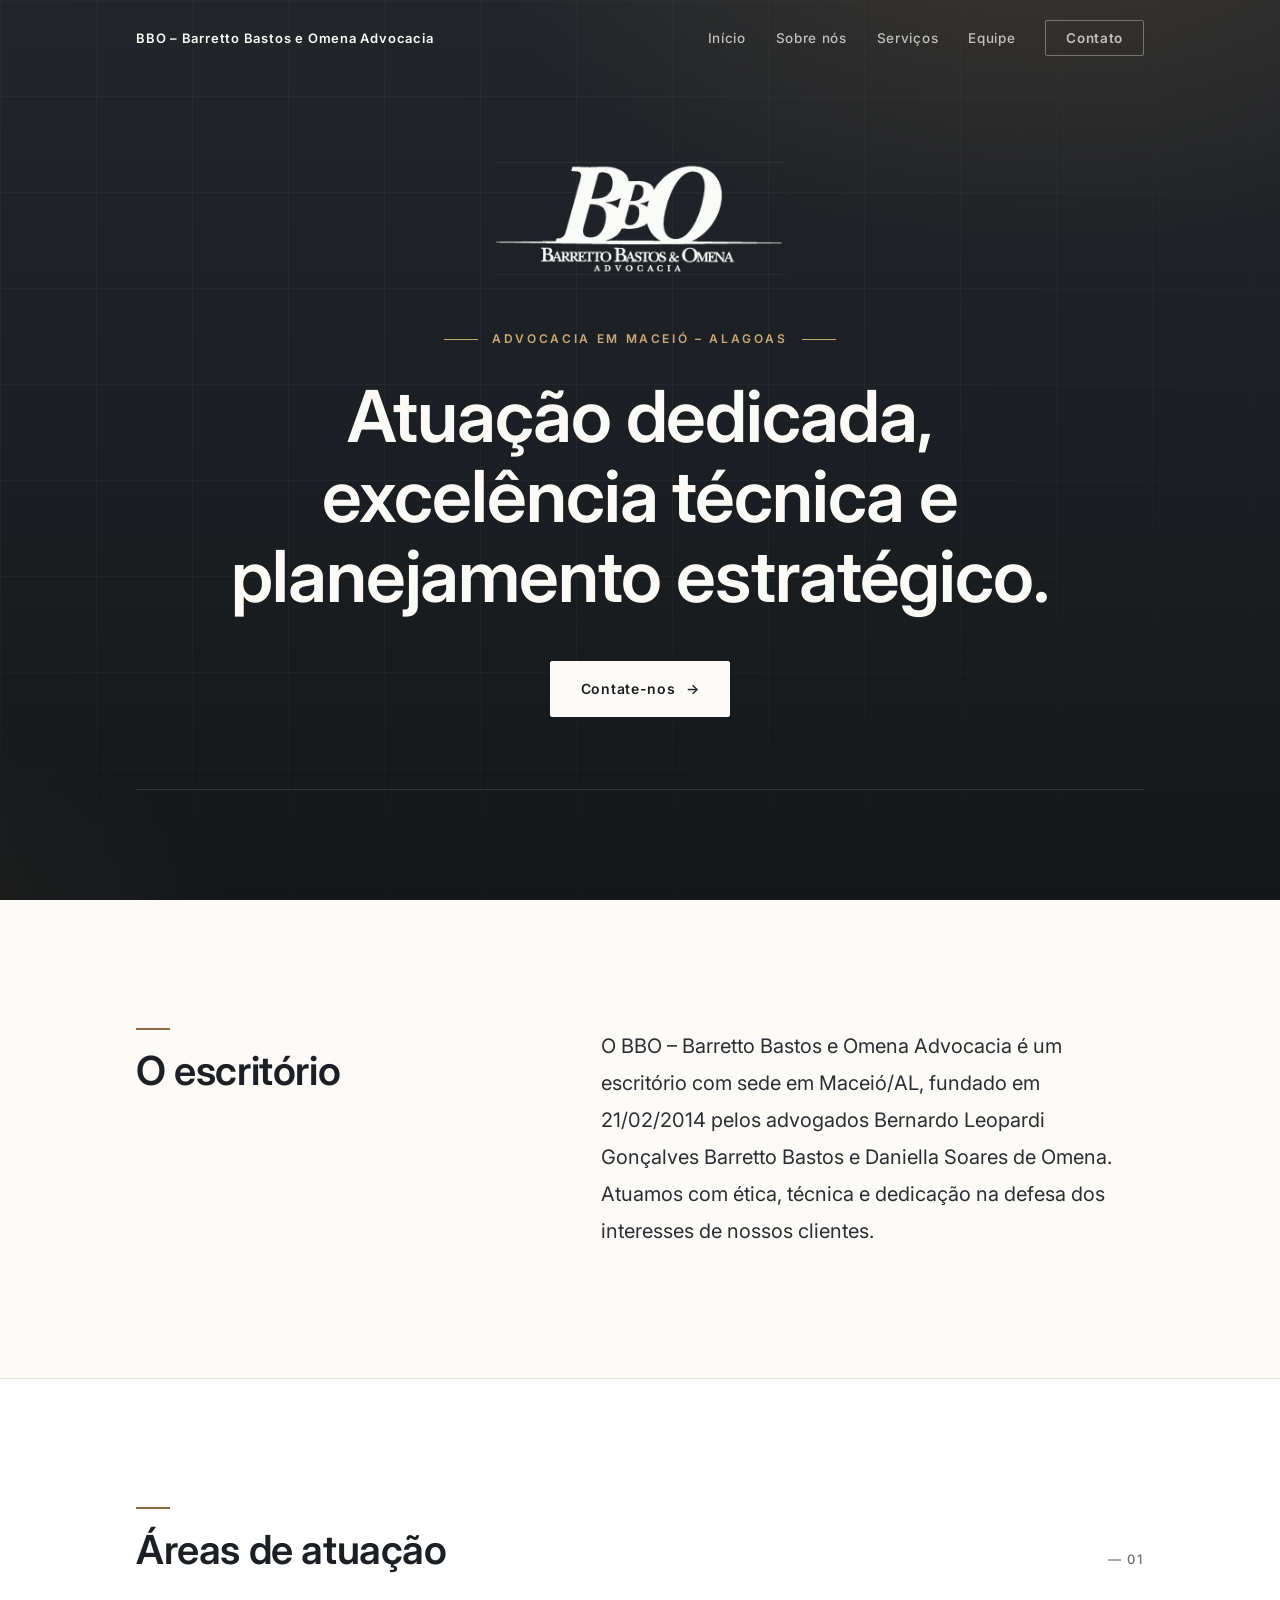
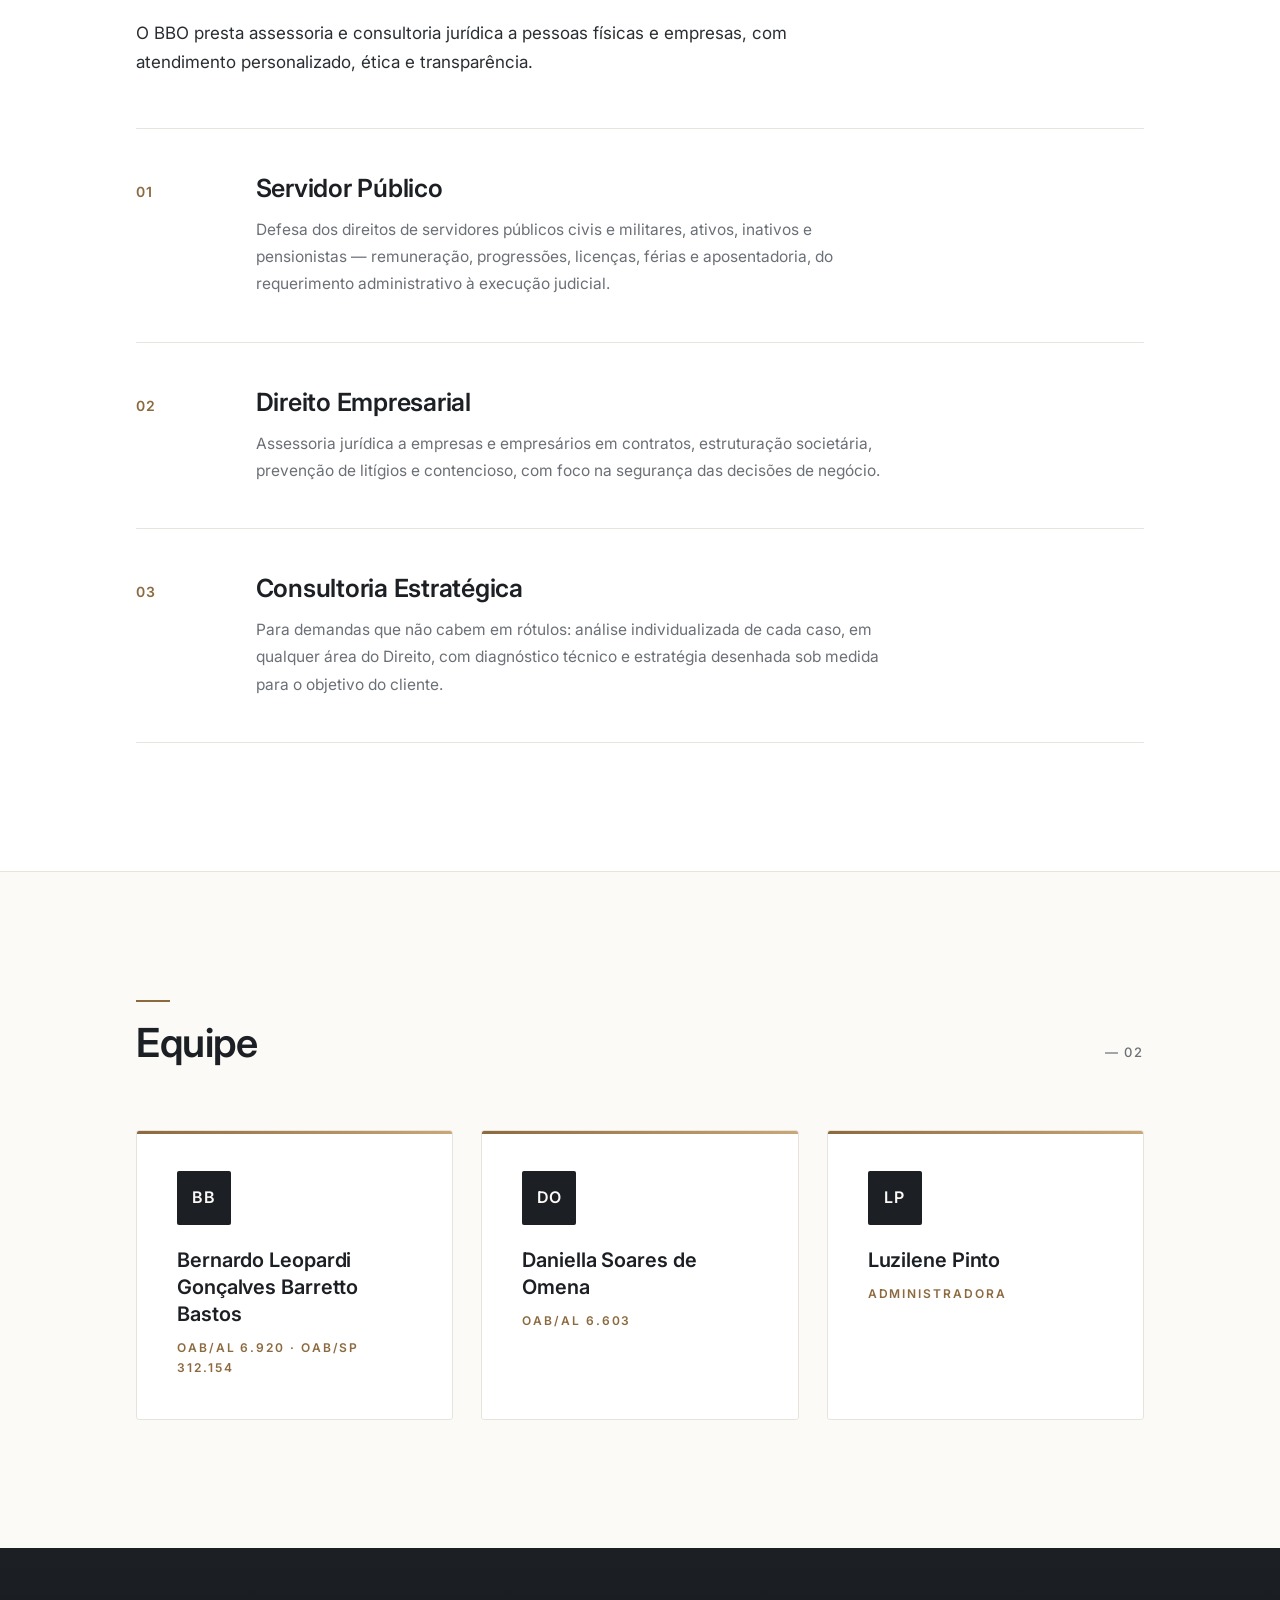
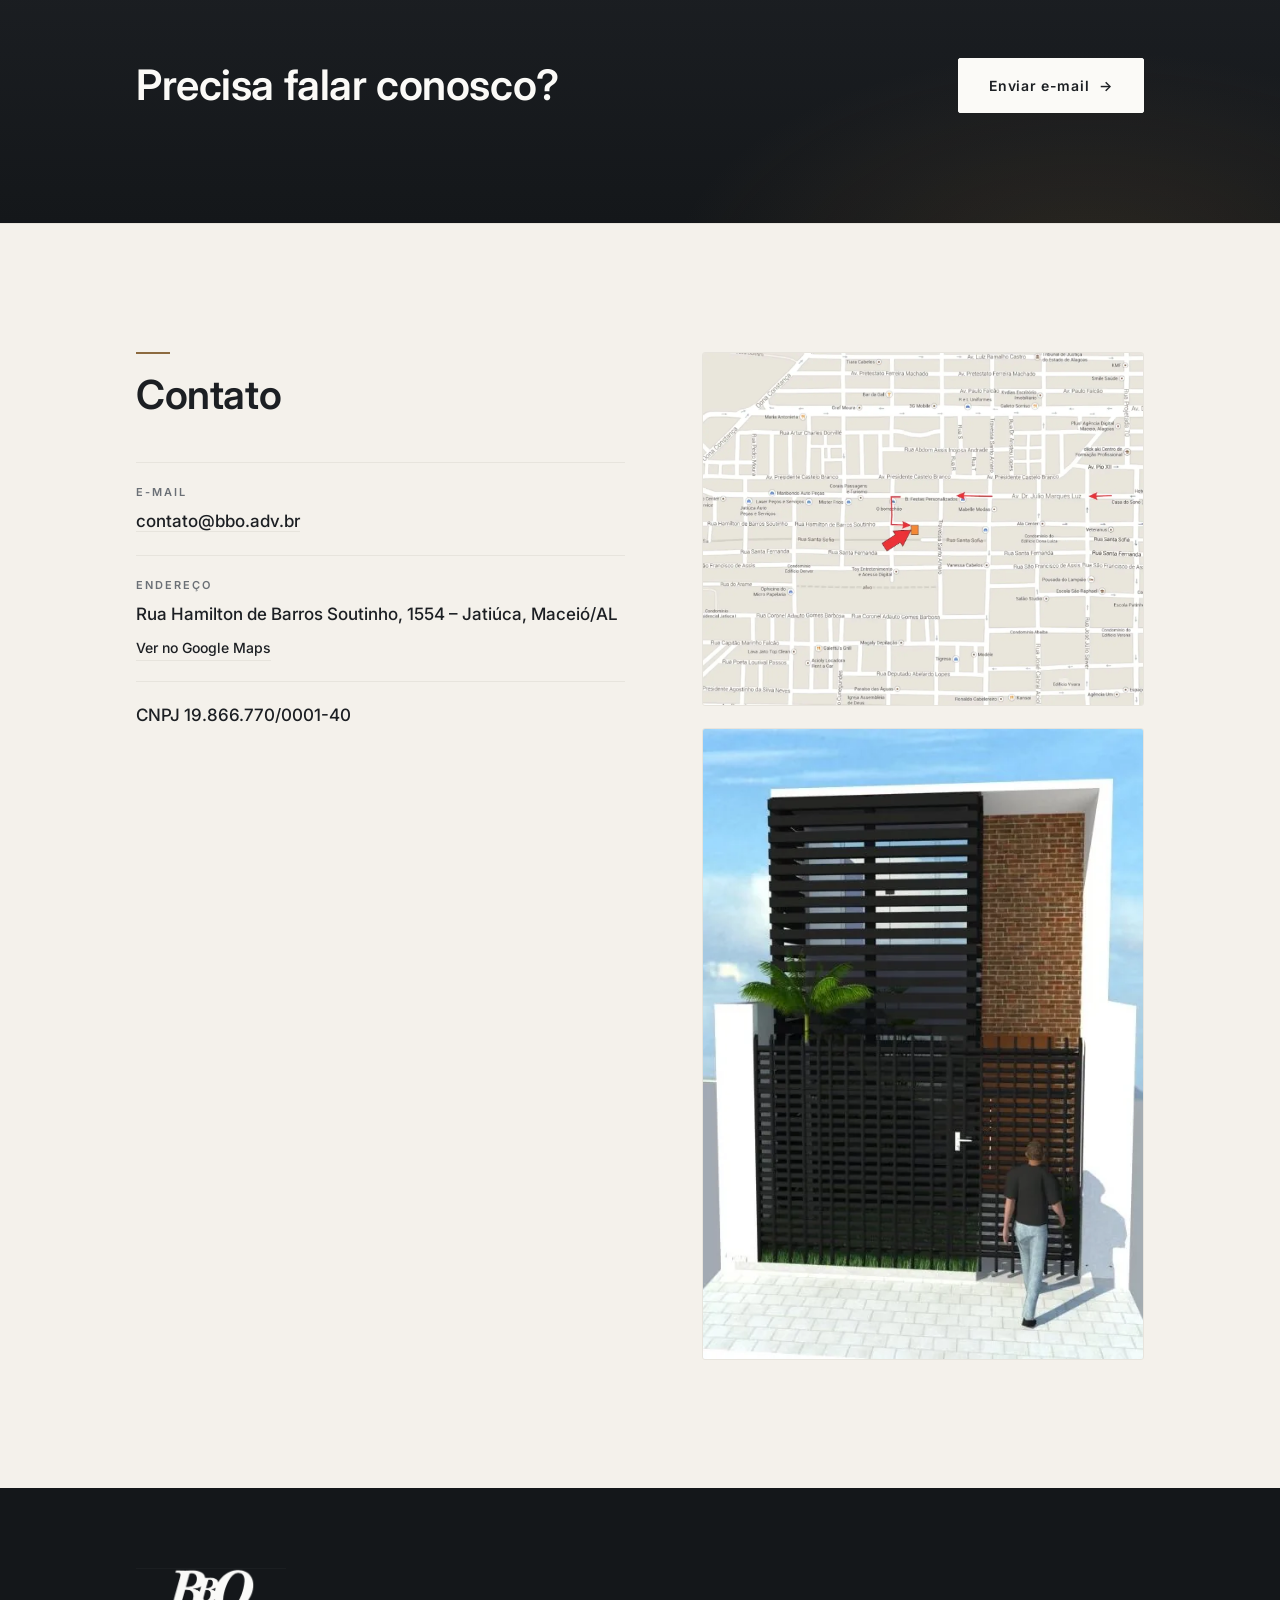
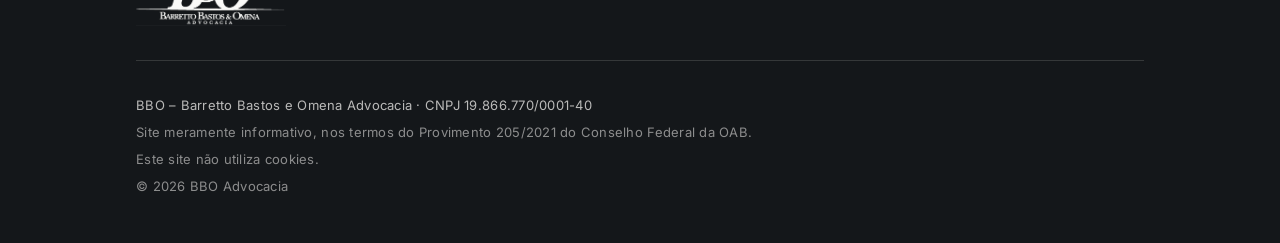
<file: docs/index.html>
<!DOCTYPE html>
<html lang="pt-BR">
<head>
  <meta charset="utf-8">
  <meta name="viewport" content="width=device-width, initial-scale=1">
  <title>BBO – Barretto Bastos e Omena Advocacia | Maceió/AL</title>
  <meta name="description" content="BBO – Barretto Bastos e Omena Advocacia. Escritório em Maceió/AL com atuação em Direito Administrativo e Servidor Público, Direito Empresarial, Direito do Petróleo e Contencioso Cível.">
  <meta name="theme-color" content="#1C1F23">
  <meta property="og:title" content="BBO – Barretto Bastos e Omena Advocacia | Maceió/AL">
  <meta property="og:description" content="BBO – Barretto Bastos e Omena Advocacia. Escritório em Maceió/AL com atuação em Direito Administrativo e Servidor Público, Direito Empresarial, Direito do Petróleo e Contencioso Cível.">
  <meta property="og:type" content="website">
  <meta property="og:url" content="https://www.bbo.adv.br">
  <link rel="icon" type="image/png" sizes="128x128" href="favicon.png">
  <link rel="apple-touch-icon" href="apple-touch-icon.png">
  <link rel="preconnect" href="https://fonts.googleapis.com">
  <link rel="preconnect" href="https://fonts.gstatic.com" crossorigin>
  <link rel="stylesheet" href="https://fonts.googleapis.com/css2?family=Archivo+Expanded:wght@500;600&family=Inter:wght@400;500;600&display=swap">
  <link rel="stylesheet" href="style.css">
  <script type="application/ld+json">
  {
    "@context": "https://schema.org",
    "@type": "LegalService",
    "name": "BBO – Barretto Bastos e Omena Advocacia",
    "url": "https://www.bbo.adv.br",
    "email": "contato@bbo.adv.br",
    "foundingDate": "2014-02-21",
    "taxID": "19.866.770/0001-40",
    "address": {
      "@type": "PostalAddress",
      "streetAddress": "Rua Hamilton de Barros Soutinho, 1554 – Jatiúca",
      "addressLocality": "Maceió",
      "addressRegion": "AL",
      "addressCountry": "BR"
    },
    "founder": [
      { "@type": "Person", "name": "Bernardo Leopardi Gonçalves Barretto Bastos" },
      { "@type": "Person", "name": "Daniella Soares de Omena" }
    ]
  }
  </script>
</head>
<body>
  <noscript>
    <div class="noscript">
      <p>BBO – Barretto Bastos e Omena Advocacia</p>
      <p>E-mail: <a href="mailto:contato@bbo.adv.br">contato@bbo.adv.br</a></p>
      <p>Rua Hamilton de Barros Soutinho, 1554 – Jatiúca, Maceió/AL</p>
    </div>
  </noscript>

  <header id="topo-barra" class="topo">
    <nav class="nav container" aria-label="Navegação principal">
      <a href="#inicio" class="marca">
        <span id="marca-completa" class="marca-completa"></span>
        <span id="marca-curta" class="marca-curta"></span>
      </a>
      <button id="menu-botao" class="menu-botao" type="button" aria-label="Abrir menu" aria-expanded="false" aria-controls="menu">
        <span class="menu-linha"></span>
        <span class="menu-linha"></span>
        <span class="menu-linha"></span>
      </button>
      <ul id="menu" class="menu"></ul>
    </nav>
  </header>

  <main>
    <section id="inicio" class="hero">
      <div class="container">
        <img class="hero-logo" src="assets/logo-bbo-claro.webp" alt="BBO – Barretto Bastos e Omena Advocacia" width="640" height="250">
        <p id="hero-subtitulo" class="hero-subtitulo"></p>
        <h1 id="hero-titulo"></h1>
        <a id="hero-botao" class="botao" href="#contato"></a>
        <div class="hero-filete" aria-hidden="true"></div>
      </div>
    </section>

    <section id="sobre" class="secao">
      <div class="container">
        <div class="sobre-colunas">
          <div class="sobre-fixo rv">
            <span class="filete-ouro" aria-hidden="true"></span>
            <h2 id="sobre-titulo" class="secao-titulo"></h2>
          </div>
          <p id="sobre-paragrafo" class="rv"></p>
        </div>
      </div>
    </section>

    <section id="servicos" class="secao secao-servicos">
      <div class="container">
        <div class="cabecalho-secao rv">
          <div>
            <span class="filete-ouro" aria-hidden="true"></span>
            <h2 id="servicos-titulo" class="secao-titulo" style="margin-top:18px"></h2>
          </div>
          <span class="secao-num" aria-hidden="true">— 01</span>
        </div>
        <p id="servicos-introducao" class="rv"></p>
        <div id="servicos-cards"></div>
        <p id="servicos-complemento" class="complemento"></p>
      </div>
    </section>

    <section id="equipe" class="secao">
      <div class="container">
        <div class="cabecalho-secao rv">
          <div>
            <span class="filete-ouro" aria-hidden="true"></span>
            <h2 id="equipe-titulo" class="secao-titulo" style="margin-top:18px"></h2>
          </div>
          <span class="secao-num" aria-hidden="true">— 02</span>
        </div>
        <div id="equipe-lista" class="equipe"></div>
      </div>
    </section>

    <section class="chamada" aria-label="Contato rápido">
      <div class="container chamada-inner rv">
        <p id="chamada-texto" class="chamada-texto"></p>
        <a id="chamada-botao" class="botao" href="mailto:contato@bbo.adv.br"></a>
      </div>
    </section>

    <section id="contato" class="secao secao-contato">
      <div class="container">
        <div class="contato-colunas">
          <div class="rv">
            <span class="filete-ouro" aria-hidden="true"></span>
            <h2 id="contato-titulo" class="secao-titulo" style="margin-top:18px"></h2>
            <div class="contato-grade">
              <div class="contato-item">
                <span class="contato-rotulo">E-mail</span>
                <a id="contato-email" class="contato-valor" href="mailto:contato@bbo.adv.br"></a>
              </div>
              <div class="contato-item">
                <span class="contato-rotulo">Endereço</span>
                <span id="contato-endereco" class="contato-valor"></span>
                <br>
                <a id="contato-mapa" class="contato-mapa" href="#" target="_blank" rel="noopener"></a>
              </div>
              <div class="contato-item">
                <span id="contato-cnpj" class="contato-valor"></span>
              </div>
            </div>
          </div>
          <div class="contato-visuais rv">
            <a id="contato-mapa-imagem" class="contato-mapa-link" href="https://www.google.com/maps/search/?api=1&amp;query=Rua+Hamilton+de+Barros+Soutinho%2C+1554%2C+Jati%C3%BAca%2C+Macei%C3%B3+-+AL" target="_blank" rel="noopener">
            <img src="assets/mapa-localizacao.webp" alt="Mapa com a localização do escritório" width="1280" height="1021" loading="lazy">
            </a>
            <img src="assets/fachada.webp" alt="Fachada do escritório" width="515" height="737" loading="lazy">
          </div>
        </div>
      </div>
    </section>
  </main>

  <footer class="rodape">
    <div class="container">
      <img class="rodape-logo" src="assets/logo-bbo-claro.webp" alt="" width="640" height="250" loading="lazy">
      <div class="rodape-linhas">
        <p id="rodape-linha1"></p>
        <p id="rodape-linha2"></p>
        <p id="rodape-linha3"></p>
        <p id="rodape-linha4"></p>
      </div>
    </div>
  </footer>

  <script src="content.js"></script>
  <script src="site.js"></script>
</body>
</html>
</file>
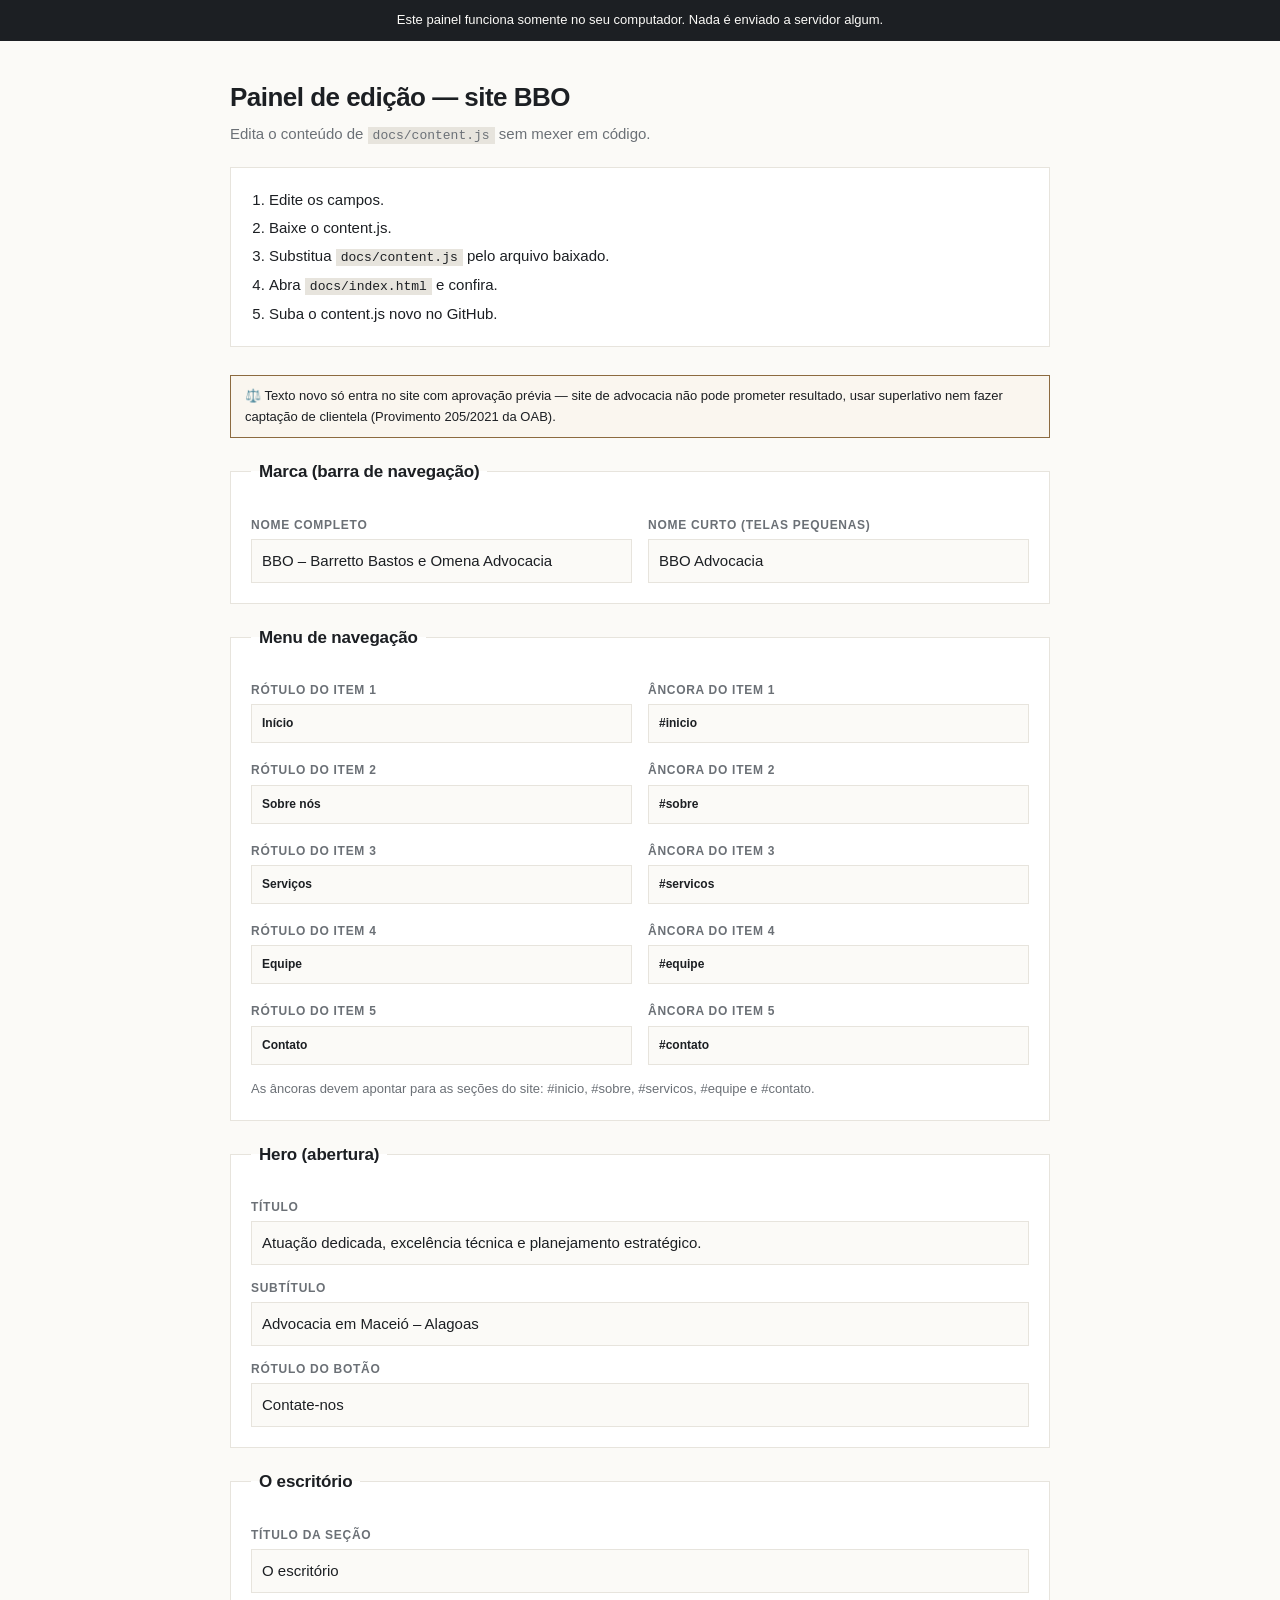
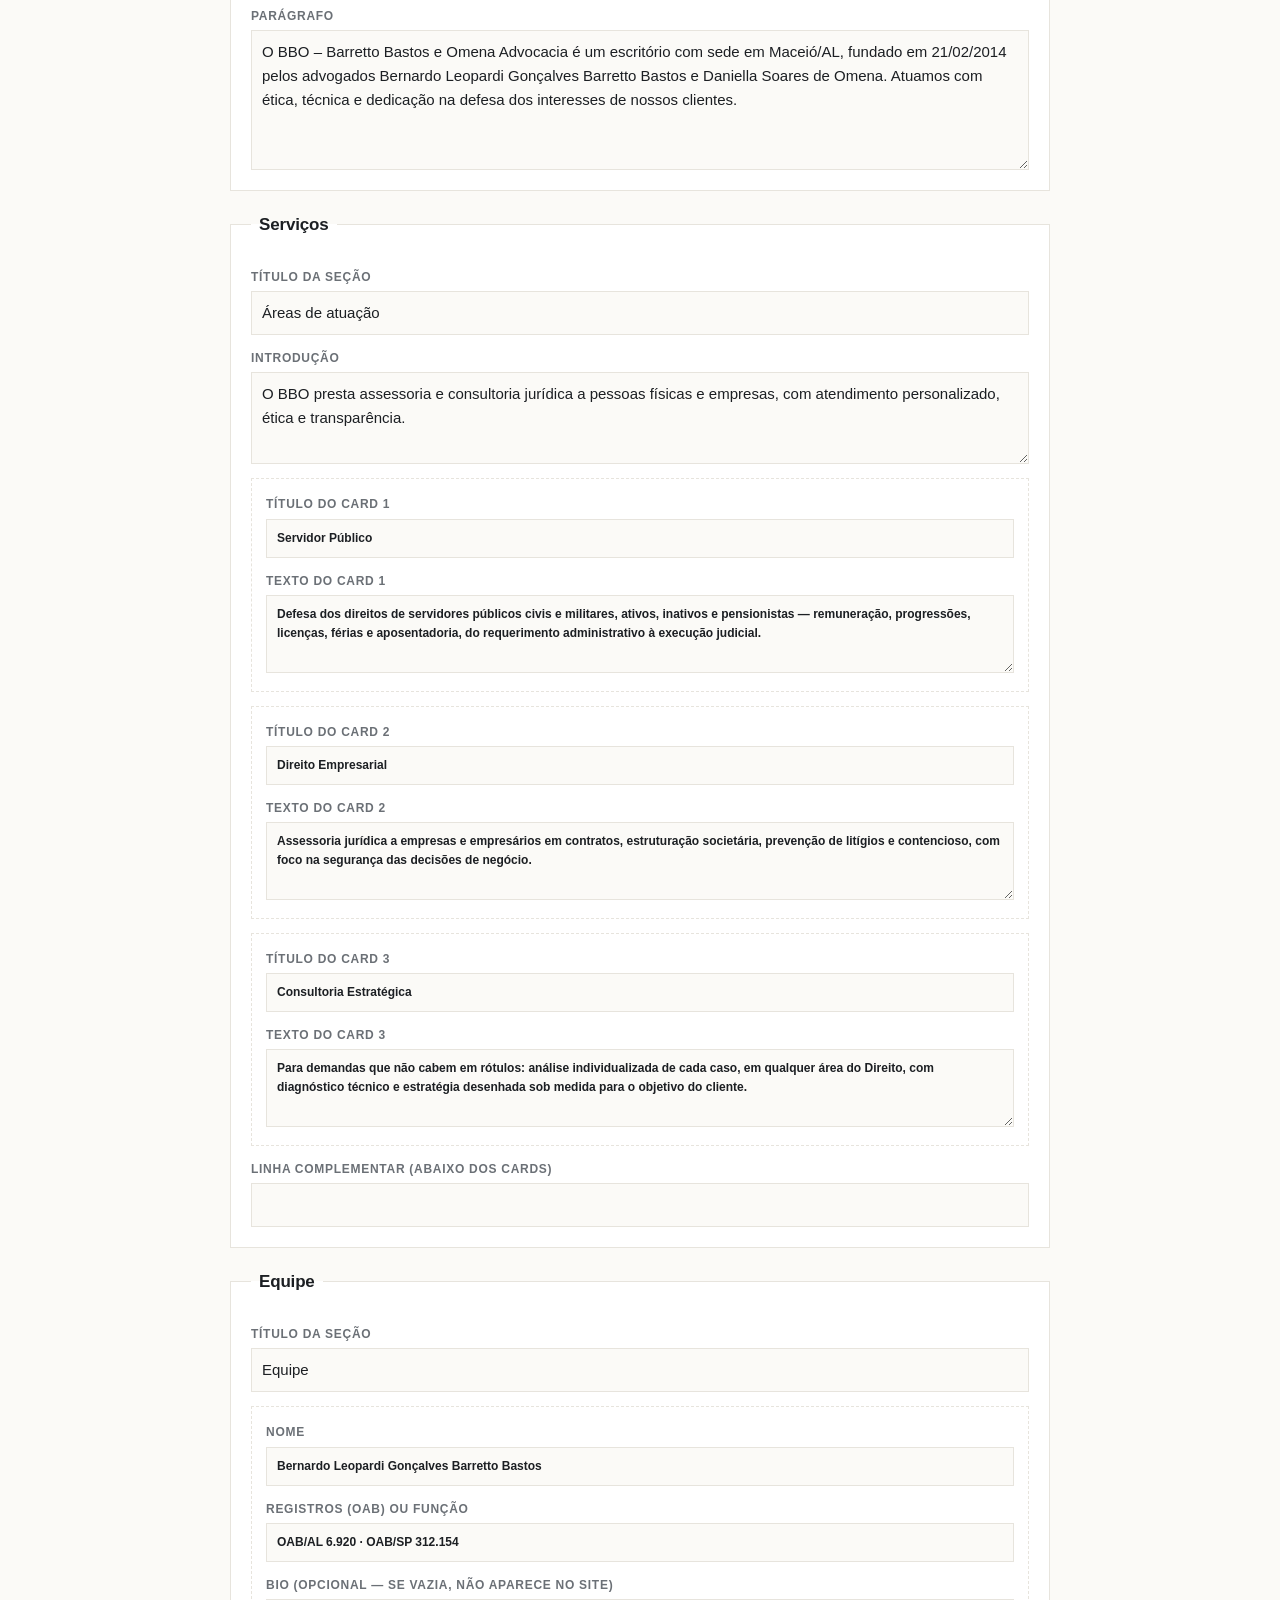
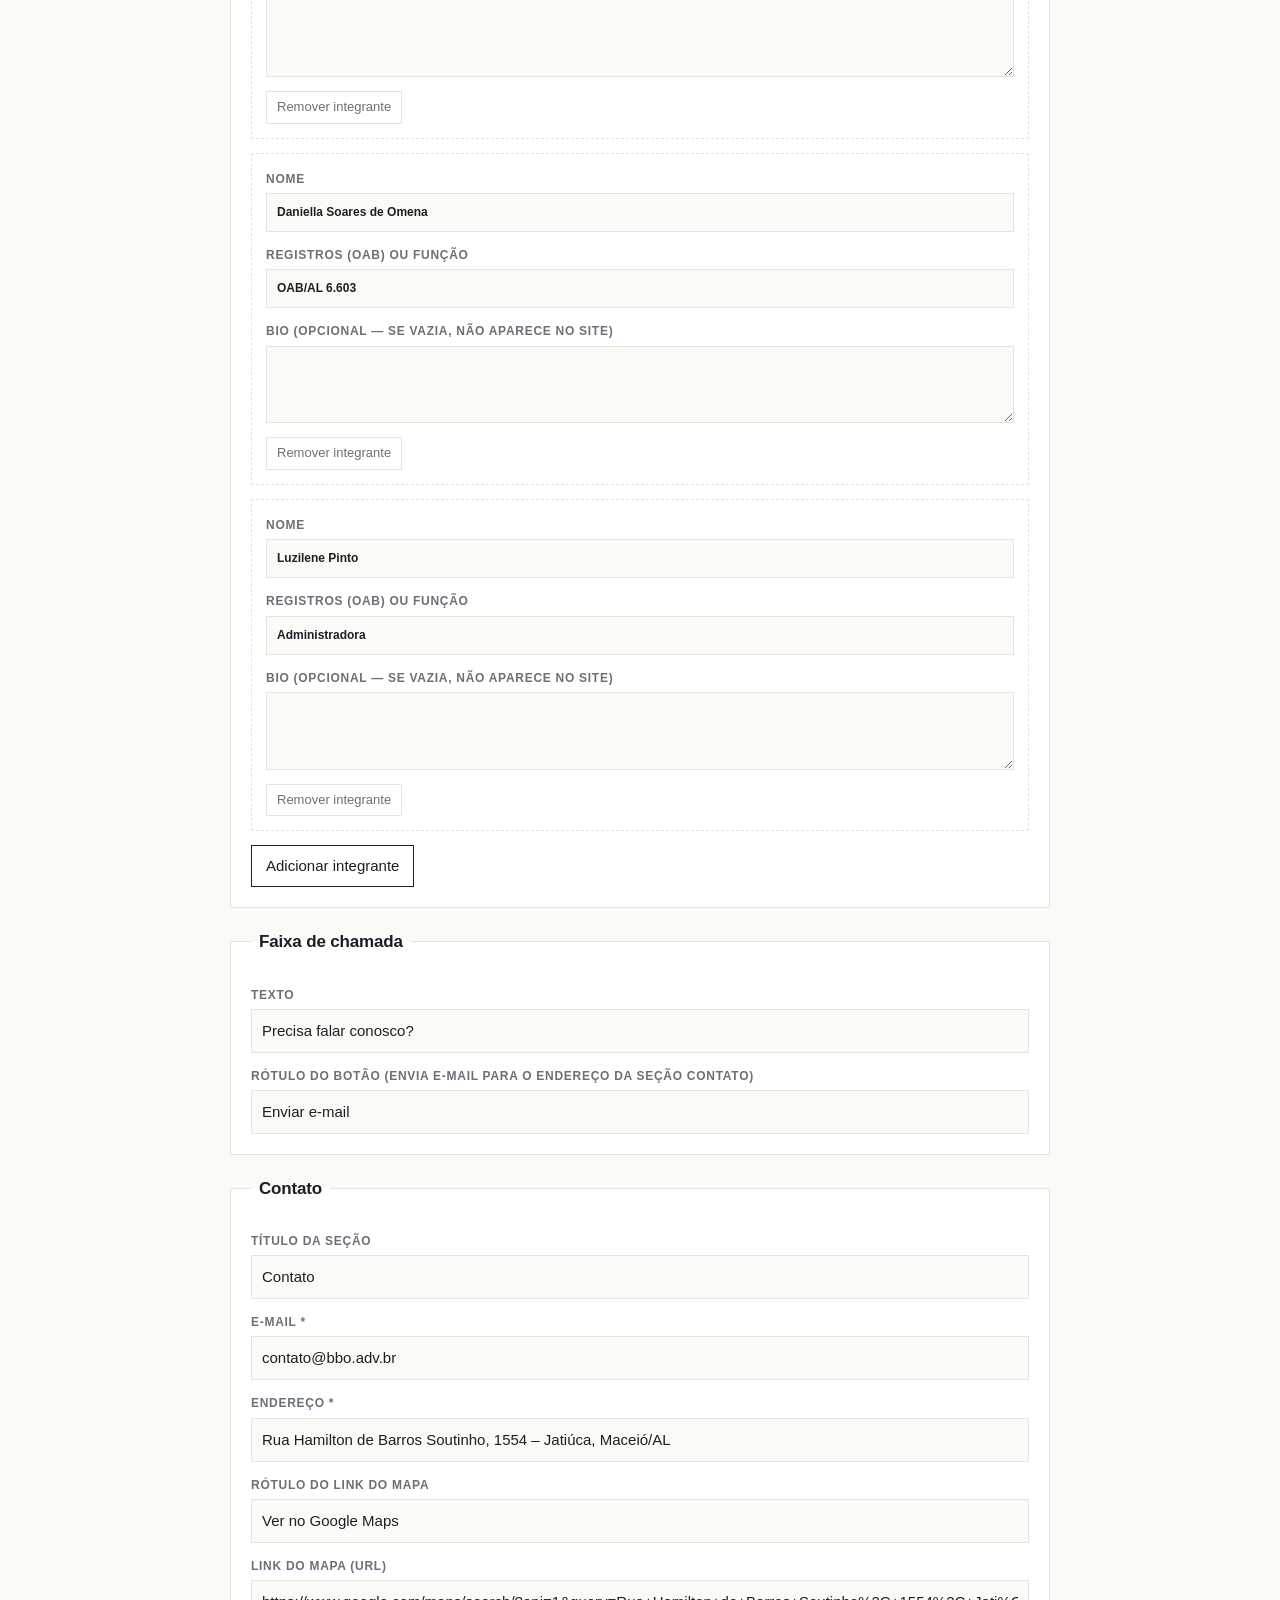
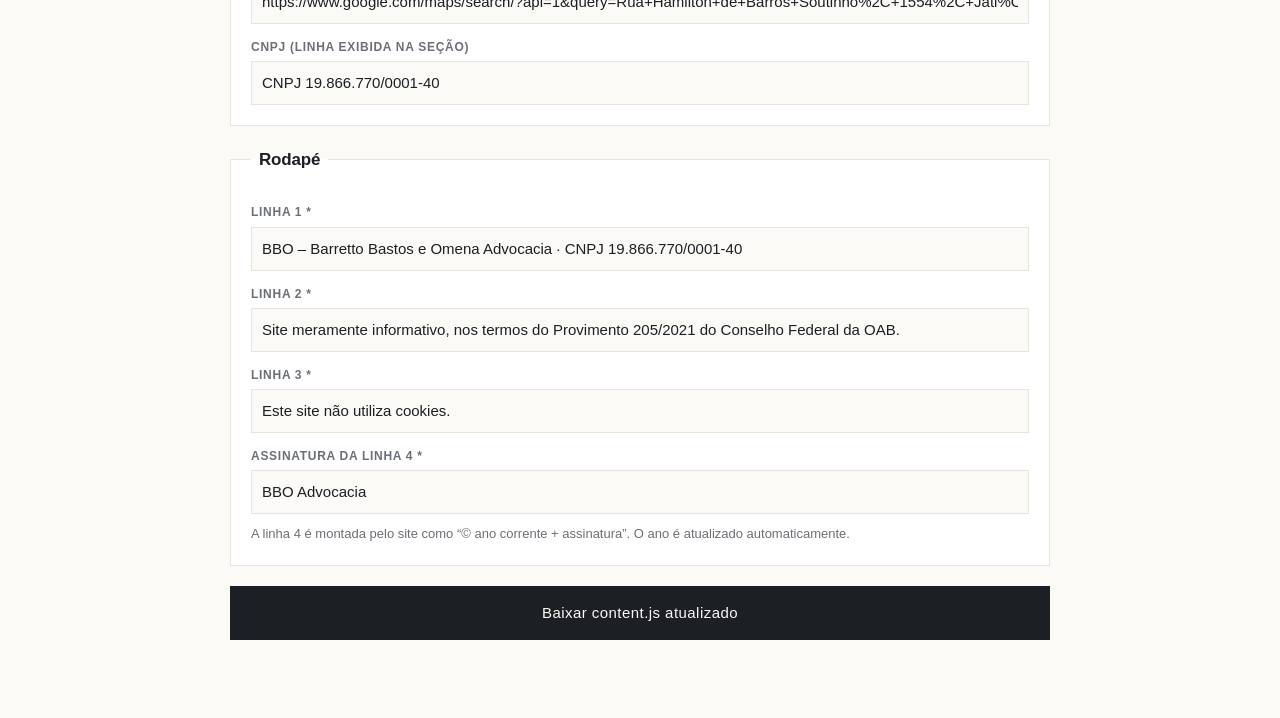
<file: admin/admin.html>
<!DOCTYPE html>
<html lang="pt-BR">
<head>
  <meta charset="utf-8">
  <meta name="viewport" content="width=device-width, initial-scale=1">
  <title>Painel de edição — BBO Advocacia</title>
  <style>
    :root {
      --fundo: #FBFAF7;
      --texto: #1C1F23;
      --secundario: #6B7076;
      --linha: #E7E4DD;
      --acento: #8C6A3F;
    }

    * { box-sizing: border-box; }

    body {
      margin: 0;
      background: var(--fundo);
      color: var(--texto);
      font-family: -apple-system, "Segoe UI", Helvetica, Arial, sans-serif;
      font-size: 15px;
      line-height: 1.6;
    }

    .aviso-fixo {
      position: sticky;
      top: 0;
      z-index: 10;
      background: var(--texto);
      color: var(--fundo);
      text-align: center;
      padding: 10px 16px;
      font-size: 13px;
    }

    .miolo {
      max-width: 860px;
      margin: 0 auto;
      padding: 28px 20px 80px;
    }

    h1 {
      font-weight: 600;
      font-size: 26px;
      letter-spacing: -0.02em;
      margin: 8px 0 4px;
    }

    .sub {
      color: var(--secundario);
      margin: 0 0 20px;
    }

    ol.instrucoes {
      background: #fff;
      border: 1px solid var(--linha);
      padding: 16px 16px 16px 38px;
      margin: 0 0 28px;
    }

    ol.instrucoes li { margin: 4px 0; }

    fieldset {
      border: 1px solid var(--linha);
      background: #fff;
      padding: 16px 20px 20px;
      margin: 0 0 20px;
    }

    legend {
      font-size: 17px;
      font-weight: 600;
      letter-spacing: -0.01em;
      padding: 0 8px;
    }

    label {
      display: block;
      font-size: 12px;
      font-weight: 600;
      letter-spacing: 0.06em;
      text-transform: uppercase;
      color: var(--secundario);
      margin: 14px 0 4px;
    }

    input[type="text"],
    textarea {
      display: block;
      width: 100%;
      padding: 9px 10px;
      border: 1px solid var(--linha);
      background: var(--fundo);
      font: inherit;
      text-transform: none;
      letter-spacing: normal;
      color: var(--texto);
      margin-top: 4px;
    }

    input:focus,
    textarea:focus {
      outline: 2px solid var(--acento);
      outline-offset: 1px;
    }

    textarea {
      resize: vertical;
      min-height: 76px;
    }

    .dupla {
      display: grid;
      grid-template-columns: 1fr 1fr;
      gap: 0 16px;
    }

    @media (max-width: 640px) {
      .dupla { grid-template-columns: 1fr; }
    }

    .dica {
      font-size: 13px;
      color: var(--secundario);
      margin: 10px 0 0;
    }

    .membro-bloco,
    .card-item {
      border: 1px dashed var(--linha);
      padding: 2px 14px 14px;
      margin-top: 14px;
    }

    button { font: inherit; cursor: pointer; }

    .botao-primario {
      display: block;
      width: 100%;
      margin-top: 8px;
      background: var(--texto);
      color: var(--fundo);
      border: 1px solid var(--texto);
      padding: 14px 20px;
      font-size: 15px;
      letter-spacing: 0.03em;
    }

    .botao-primario:hover {
      background: var(--acento);
      border-color: var(--acento);
    }

    .botao-secundario {
      background: none;
      border: 1px solid var(--texto);
      color: var(--texto);
      padding: 8px 14px;
      margin-top: 14px;
    }

    .botao-remover {
      background: none;
      border: 1px solid var(--linha);
      color: var(--secundario);
      padding: 5px 10px;
      font-size: 13px;
      margin-top: 10px;
    }

    .botao-remover:hover {
      border-color: #a33d3d;
      color: #a33d3d;
    }

    .mensagem-erro {
      display: none;
      background: #fbeaea;
      border: 1px solid #d9a0a0;
      color: #7a2020;
      padding: 12px 14px;
      margin: 0 0 14px;
    }

    .mensagem-ok {
      display: none;
      background: #eef3ea;
      border: 1px solid #b5c9a8;
      color: #33531f;
      padding: 12px 14px;
      margin: 14px 0 0;
    }

    .visivel { display: block; }

    .aviso-oab {
      background: #FAF6EF;
      border: 1px solid var(--acento);
      color: var(--texto);
      font-size: 13px;
      padding: 10px 14px;
      margin: 0 0 20px;
    }

    #falha-carga {
      display: none;
      background: #fbeaea;
      border: 1px solid #d9a0a0;
      color: #7a2020;
      padding: 14px;
      margin-bottom: 20px;
    }

    #falha-carga.visivel { display: block; }

    code {
      background: var(--linha);
      padding: 1px 5px;
      font-size: 13px;
    }
  </style>
</head>
<body>
  <div class="aviso-fixo">Este painel funciona somente no seu computador. Nada é enviado a servidor algum.</div>

  <div class="miolo">
    <h1>Painel de edição — site BBO</h1>
    <p class="sub">Edita o conteúdo de <code>docs/content.js</code> sem mexer em código.</p>

    <ol class="instrucoes">
      <li>Edite os campos.</li>
      <li>Baixe o content.js.</li>
      <li>Substitua <code>docs/content.js</code> pelo arquivo baixado.</li>
      <li>Abra <code>docs/index.html</code> e confira.</li>
      <li>Suba o content.js novo no GitHub.</li>
    </ol>

    <p class="aviso-oab">⚖️ Texto novo só entra no site com aprovação prévia — site de advocacia não pode prometer resultado, usar superlativo nem fazer captação de clientela (Provimento 205/2021 da OAB).</p>

    <div id="falha-carga">
      Não foi possível carregar <code>../docs/content.js</code>. Mantenha a estrutura de pastas
      original (a pasta <code>admin/</code> ao lado da pasta <code>docs/</code>) e abra este
      arquivo a partir dela.
    </div>

    <form id="formulario" novalidate hidden>
      <fieldset>
        <legend>Marca (barra de navegação)</legend>
        <div class="dupla">
          <div>
            <label for="campo-marca-completa">Nome completo</label>
            <input type="text" id="campo-marca-completa">
          </div>
          <div>
            <label for="campo-marca-curta">Nome curto (telas pequenas)</label>
            <input type="text" id="campo-marca-curta">
          </div>
        </div>
      </fieldset>

      <fieldset>
        <legend>Menu de navegação</legend>
        <div id="menu-campos"></div>
        <p class="dica">As âncoras devem apontar para as seções do site: #inicio, #sobre, #servicos, #equipe e #contato.</p>
      </fieldset>

      <fieldset>
        <legend>Hero (abertura)</legend>
        <label for="campo-hero-titulo">Título</label>
        <input type="text" id="campo-hero-titulo">
        <label for="campo-hero-subtitulo">Subtítulo</label>
        <input type="text" id="campo-hero-subtitulo">
        <label for="campo-hero-botao">Rótulo do botão</label>
        <input type="text" id="campo-hero-botao">
      </fieldset>

      <fieldset>
        <legend>O escritório</legend>
        <label for="campo-escritorio-titulo">Título da seção</label>
        <input type="text" id="campo-escritorio-titulo">
        <label for="campo-escritorio-paragrafo">Parágrafo</label>
        <textarea id="campo-escritorio-paragrafo" rows="5"></textarea>
      </fieldset>

      <fieldset>
        <legend>Serviços</legend>
        <label for="campo-servicos-titulo">Título da seção</label>
        <input type="text" id="campo-servicos-titulo">
        <label for="campo-servicos-introducao">Introdução</label>
        <textarea id="campo-servicos-introducao" rows="3"></textarea>
        <div id="cards-campos"></div>
        <label for="campo-servicos-complemento">Linha complementar (abaixo dos cards)</label>
        <input type="text" id="campo-servicos-complemento">
      </fieldset>

      <fieldset>
        <legend>Equipe</legend>
        <label for="campo-equipe-titulo">Título da seção</label>
        <input type="text" id="campo-equipe-titulo">
        <div id="equipe-campos"></div>
        <button type="button" id="adicionar-membro" class="botao-secundario">Adicionar integrante</button>
      </fieldset>

      <fieldset>
        <legend>Faixa de chamada</legend>
        <label for="campo-chamada-texto">Texto</label>
        <input type="text" id="campo-chamada-texto">
        <label for="campo-chamada-botao">Rótulo do botão (envia e-mail para o endereço da seção Contato)</label>
        <input type="text" id="campo-chamada-botao">
      </fieldset>

      <fieldset>
        <legend>Contato</legend>
        <label for="campo-contato-titulo">Título da seção</label>
        <input type="text" id="campo-contato-titulo">
        <label for="campo-contato-email">E-mail *</label>
        <input type="text" id="campo-contato-email">
        <label for="campo-contato-endereco">Endereço *</label>
        <input type="text" id="campo-contato-endereco">
        <label for="campo-contato-mapa-rotulo">Rótulo do link do mapa</label>
        <input type="text" id="campo-contato-mapa-rotulo">
        <label for="campo-contato-mapa-url">Link do mapa (URL)</label>
        <input type="text" id="campo-contato-mapa-url">
        <label for="campo-contato-cnpj">CNPJ (linha exibida na seção)</label>
        <input type="text" id="campo-contato-cnpj">
      </fieldset>

      <fieldset>
        <legend>Rodapé</legend>
        <label for="campo-rodape-linha1">Linha 1 *</label>
        <input type="text" id="campo-rodape-linha1">
        <label for="campo-rodape-linha2">Linha 2 *</label>
        <input type="text" id="campo-rodape-linha2">
        <label for="campo-rodape-linha3">Linha 3 *</label>
        <input type="text" id="campo-rodape-linha3">
        <label for="campo-rodape-assinatura">Assinatura da linha 4 *</label>
        <input type="text" id="campo-rodape-assinatura">
        <p class="dica">A linha 4 é montada pelo site como “© ano corrente + assinatura”. O ano é atualizado automaticamente.</p>
      </fieldset>

      <p id="mensagem-erro" class="mensagem-erro" role="alert"></p>
      <button type="submit" class="botao-primario">Baixar content.js atualizado</button>
      <p id="mensagem-ok" class="mensagem-ok"></p>
    </form>
  </div>

  <script src="../docs/content.js"></script>
  <script>
    (function () {
      "use strict";

      var conteudo = window.SITE_CONTENT;
      var formulario = document.getElementById("formulario");

      if (!conteudo) {
        document.getElementById("falha-carga").classList.add("visivel");
        return;
      }
      formulario.hidden = false;

      function definir(id, valor) {
        document.getElementById(id).value = typeof valor === "string" ? valor : "";
      }

      function ler(id) {
        return document.getElementById(id).value;
      }

      function campoDinamico(rotulo, classe, valor, ehTextarea) {
        var etiqueta = document.createElement("label");
        etiqueta.textContent = rotulo;
        var entrada = document.createElement(ehTextarea ? "textarea" : "input");
        if (!ehTextarea) {
          entrada.type = "text";
        } else {
          entrada.rows = 3;
        }
        entrada.className = classe;
        entrada.value = typeof valor === "string" ? valor : "";
        etiqueta.appendChild(entrada);
        return etiqueta;
      }

      function valoresDe(raiz, seletor) {
        return [].map.call(raiz.querySelectorAll(seletor), function (no) {
          return no.value;
        });
      }

      /* --- Preenchimento com os valores atuais --- */

      definir("campo-marca-completa", conteudo.marca.completa);
      definir("campo-marca-curta", conteudo.marca.curta);

      var menuCampos = document.getElementById("menu-campos");
      (conteudo.menu || []).forEach(function (item, indice) {
        var bloco = document.createElement("div");
        bloco.className = "dupla";
        var esquerda = document.createElement("div");
        esquerda.appendChild(campoDinamico("Rótulo do item " + (indice + 1), "menu-rotulo", item.rotulo));
        var direita = document.createElement("div");
        direita.appendChild(campoDinamico("Âncora do item " + (indice + 1), "menu-ancora", item.ancora));
        bloco.appendChild(esquerda);
        bloco.appendChild(direita);
        menuCampos.appendChild(bloco);
      });

      definir("campo-hero-titulo", conteudo.hero.titulo);
      definir("campo-hero-subtitulo", conteudo.hero.subtitulo);
      definir("campo-hero-botao", conteudo.hero.botao);

      definir("campo-escritorio-titulo", conteudo.escritorio.titulo);
      definir("campo-escritorio-paragrafo", conteudo.escritorio.paragrafo);

      definir("campo-servicos-titulo", conteudo.servicos.titulo);
      definir("campo-servicos-introducao", conteudo.servicos.introducao);
      var cardsCampos = document.getElementById("cards-campos");
      (conteudo.servicos.cards || []).forEach(function (carta, indice) {
        var bloco = document.createElement("div");
        bloco.className = "card-item";
        bloco.appendChild(campoDinamico("Título do card " + (indice + 1), "card-titulo", carta.titulo));
        bloco.appendChild(campoDinamico("Texto do card " + (indice + 1), "card-texto", carta.texto, true));
        cardsCampos.appendChild(bloco);
      });
      definir("campo-servicos-complemento", conteudo.servicos.complemento);

      definir("campo-equipe-titulo", conteudo.equipe.titulo);
      var equipeCampos = document.getElementById("equipe-campos");
      function blocoMembro(membro) {
        var bloco = document.createElement("div");
        bloco.className = "membro-bloco";
        bloco.appendChild(campoDinamico("Nome", "membro-nome", membro.nome));
        bloco.appendChild(campoDinamico("Registros (OAB) ou função", "membro-registros", membro.registros));
        bloco.appendChild(campoDinamico("Bio (opcional — se vazia, não aparece no site)", "membro-bio", membro.bio, true));
        var remover = document.createElement("button");
        remover.type = "button";
        remover.className = "botao-remover";
        remover.textContent = "Remover integrante";
        remover.addEventListener("click", function () {
          bloco.remove();
        });
        bloco.appendChild(remover);
        return bloco;
      }
      (conteudo.equipe.membros || []).forEach(function (membro) {
        equipeCampos.appendChild(blocoMembro(membro));
      });
      document.getElementById("adicionar-membro").addEventListener("click", function () {
        equipeCampos.appendChild(blocoMembro({ nome: "", registros: "", bio: "" }));
      });

      definir("campo-chamada-texto", conteudo.chamada.texto);
      definir("campo-chamada-botao", conteudo.chamada.botao);

      definir("campo-contato-titulo", conteudo.contato.titulo);
      definir("campo-contato-email", conteudo.contato.email);
      definir("campo-contato-endereco", conteudo.contato.endereco);
      definir("campo-contato-mapa-rotulo", conteudo.contato.mapaRotulo);
      definir("campo-contato-mapa-url", conteudo.contato.mapaUrl);
      definir("campo-contato-cnpj", conteudo.contato.cnpj);

      definir("campo-rodape-linha1", conteudo.rodape.linha1);
      definir("campo-rodape-linha2", conteudo.rodape.linha2);
      definir("campo-rodape-linha3", conteudo.rodape.linha3);
      definir("campo-rodape-assinatura", conteudo.rodape.assinatura);

      /* --- Coleta, validação e download --- */

      function coletar() {
        var rotulosMenu = valoresDe(menuCampos, ".menu-rotulo");
        var ancorasMenu = valoresDe(menuCampos, ".menu-ancora");
        var titulosCards = valoresDe(cardsCampos, ".card-titulo");
        var textosCards = valoresDe(cardsCampos, ".card-texto");
        var nomes = valoresDe(equipeCampos, ".membro-nome");
        var registros = valoresDe(equipeCampos, ".membro-registros");
        var bios = valoresDe(equipeCampos, ".membro-bio");

        return {
          marca: {
            completa: ler("campo-marca-completa"),
            curta: ler("campo-marca-curta")
          },
          menu: rotulosMenu.map(function (rotulo, i) {
            return { rotulo: rotulo, ancora: ancorasMenu[i] };
          }),
          hero: {
            titulo: ler("campo-hero-titulo"),
            subtitulo: ler("campo-hero-subtitulo"),
            botao: ler("campo-hero-botao")
          },
          escritorio: {
            titulo: ler("campo-escritorio-titulo"),
            paragrafo: ler("campo-escritorio-paragrafo")
          },
          servicos: {
            titulo: ler("campo-servicos-titulo"),
            introducao: ler("campo-servicos-introducao"),
            cards: titulosCards.map(function (titulo, i) {
              return { titulo: titulo, texto: textosCards[i] };
            }),
            complemento: ler("campo-servicos-complemento")
          },
          equipe: {
            titulo: ler("campo-equipe-titulo"),
            membros: nomes.map(function (nome, i) {
              return { nome: nome, registros: registros[i], bio: bios[i] };
            })
          },
          chamada: {
            texto: ler("campo-chamada-texto"),
            botao: ler("campo-chamada-botao")
          },
          contato: {
            titulo: ler("campo-contato-titulo"),
            email: ler("campo-contato-email"),
            endereco: ler("campo-contato-endereco"),
            mapaRotulo: ler("campo-contato-mapa-rotulo"),
            mapaUrl: ler("campo-contato-mapa-url"),
            cnpj: ler("campo-contato-cnpj")
          },
          rodape: {
            linha1: ler("campo-rodape-linha1"),
            linha2: ler("campo-rodape-linha2"),
            linha3: ler("campo-rodape-linha3"),
            assinatura: ler("campo-rodape-assinatura")
          }
        };
      }

      function validar(dados) {
        var faltando = [];
        if (!dados.contato.email.trim()) { faltando.push("E-mail (Contato)"); }
        if (!dados.contato.endereco.trim()) { faltando.push("Endereço (Contato)"); }
        if (!dados.rodape.linha1.trim()) { faltando.push("Rodapé — linha 1"); }
        if (!dados.rodape.linha2.trim()) { faltando.push("Rodapé — linha 2"); }
        if (!dados.rodape.linha3.trim()) { faltando.push("Rodapé — linha 3"); }
        if (!dados.rodape.assinatura.trim()) { faltando.push("Rodapé — assinatura da linha 4"); }
        return faltando;
      }

      function gerarArquivo(dados) {
        return "window.SITE_CONTENT = " + JSON.stringify(dados, null, 2) + ";\n";
      }

      formulario.addEventListener("submit", function (evento) {
        evento.preventDefault();

        var erro = document.getElementById("mensagem-erro");
        var ok = document.getElementById("mensagem-ok");
        var dados = coletar();
        var faltando = validar(dados);

        if (faltando.length) {
          erro.textContent = "Para baixar, preencha os campos essenciais: " + faltando.join("; ") + ".";
          erro.classList.add("visivel");
          ok.classList.remove("visivel");
          erro.scrollIntoView({ behavior: "smooth", block: "center" });
          return;
        }

        erro.classList.remove("visivel");

        var blob = new Blob([gerarArquivo(dados)], { type: "text/javascript" });
        var url = URL.createObjectURL(blob);
        var atalho = document.createElement("a");
        atalho.href = url;
        atalho.download = "content.js";
        document.body.appendChild(atalho);
        atalho.click();
        atalho.remove();
        setTimeout(function () {
          URL.revokeObjectURL(url);
        }, 1000);

        ok.textContent = "content.js gerado. Substitua docs/content.js pelo arquivo baixado.";
        ok.classList.add("visivel");
      });

      /* Disponíveis para conferência manual no console do navegador. */
      window.coletarConteudo = coletar;
      window.gerarConteudoAtualizado = function () {
        return gerarArquivo(coletar());
      };
    })();
  </script>
</body>
</html>
</file>
<file: docs/style.css>
/* BBO – Barretto Bastos e Omena Advocacia — design v2 */

:root {
  --fundo: #FBFAF7;
  --branco: #FFFFFF;
  --papel: #F4F1EB;
  --tinta: #1C1F23;
  --tinta-2: #14171A;
  --texto-corpo: #2A2E33;
  --secundario: #6B7076;
  --linha: #E7E4DD;
  --acento: #8C6A3F;
  --acento-claro: #C9A876;
  --hair-escuro: rgba(251, 250, 247, 0.14);
  --creme-70: rgba(251, 250, 247, 0.72);
  --creme-50: rgba(251, 250, 247, 0.52);
  --display: "Archivo Expanded", "Inter", -apple-system, "Segoe UI", Helvetica, Arial, sans-serif;
  --sans: "Inter", -apple-system, "Segoe UI", Helvetica, Arial, sans-serif;
  --altura-topo: 76px;
  --max: 1120px;
  --pad: clamp(20px, 5vw, 56px);
}

* {
  box-sizing: border-box;
  margin: 0;
  padding: 0;
}

html {
  scroll-behavior: smooth;
  scroll-padding-top: calc(var(--altura-topo) + 12px);
}

@media (prefers-reduced-motion: reduce) {
  html {
    scroll-behavior: auto;
  }
}

body {
  background: var(--fundo);
  color: var(--tinta);
  font-family: var(--sans);
  font-size: 16px;
  font-weight: 400;
  line-height: 1.7;
  -webkit-font-smoothing: antialiased;
  text-rendering: optimizeLegibility;
}

::selection {
  background: var(--acento);
  color: var(--fundo);
}

:focus-visible {
  outline: 2px solid var(--acento);
  outline-offset: 3px;
}

img {
  max-width: 100%;
  display: block;
}

.container {
  max-width: var(--max);
  margin: 0 auto;
  padding-left: var(--pad);
  padding-right: var(--pad);
}

.noscript {
  max-width: var(--max);
  margin: 0 auto;
  padding: 120px var(--pad) 32px;
}

.noscript a {
  color: var(--tinta);
}

/* ---------- revelação no scroll ---------- */
.rv {
  opacity: 0;
  transform: translateY(22px);
  transition: opacity 0.7s ease, transform 0.7s ease;
}

.rv.in {
  opacity: 1;
  transform: none;
}

@media (prefers-reduced-motion: reduce) {
  .rv {
    opacity: 1;
    transform: none;
    transition: none;
  }
}

/* ---------- navegação ---------- */
.topo {
  position: fixed;
  top: 0;
  left: 0;
  right: 0;
  z-index: 100;
  border-bottom: 1px solid transparent;
  transition: background 0.35s ease, border-color 0.35s ease;
}

.topo.solido {
  background: rgba(20, 23, 26, 0.92);
  -webkit-backdrop-filter: blur(10px);
  backdrop-filter: blur(10px);
  border-bottom-color: var(--hair-escuro);
}

.nav {
  display: flex;
  align-items: center;
  justify-content: space-between;
  gap: 24px;
  height: var(--altura-topo);
}

.marca {
  font-family: var(--display);
  font-weight: 600;
  font-size: 13px;
  letter-spacing: 0.06em;
  color: var(--fundo);
  text-decoration: none;
  white-space: nowrap;
}

.marca-curta {
  display: none;
}

.menu {
  display: flex;
  align-items: center;
  gap: 30px;
  list-style: none;
}

.menu a {
  font-size: 13.5px;
  font-weight: 500;
  letter-spacing: 0.05em;
  color: var(--creme-70);
  text-decoration: none;
  padding: 6px 0;
  position: relative;
  transition: color 0.25s ease;
}

.menu a::after {
  content: "";
  position: absolute;
  left: 0;
  bottom: 0;
  width: 0;
  height: 1px;
  background: var(--acento-claro);
  transition: width 0.3s ease;
}

.menu a:hover,
.menu a:focus-visible {
  color: var(--fundo);
}

.menu a:hover::after,
.menu a:focus-visible::after {
  width: 100%;
}

.menu li:last-child a {
  border: 1px solid rgba(251, 250, 247, 0.35);
  padding: 9px 20px;
  border-radius: 2px;
  font-weight: 600;
  transition: all 0.25s ease;
}

.menu li:last-child a::after {
  display: none;
}

.menu li:last-child a:hover,
.menu li:last-child a:focus-visible {
  background: var(--fundo);
  color: var(--tinta);
  border-color: var(--fundo);
}

.menu-botao {
  display: none;
  flex-direction: column;
  align-items: center;
  justify-content: center;
  gap: 5px;
  width: 44px;
  height: 44px;
  background: none;
  border: 1px solid var(--hair-escuro);
  border-radius: 2px;
  cursor: pointer;
}

.menu-linha {
  display: block;
  width: 20px;
  height: 2px;
  background: var(--fundo);
  transition: transform 0.2s ease, opacity 0.2s ease;
}

.menu-botao[aria-expanded="true"] .menu-linha:nth-child(1) {
  transform: translateY(7px) rotate(45deg);
}

.menu-botao[aria-expanded="true"] .menu-linha:nth-child(2) {
  opacity: 0;
}

.menu-botao[aria-expanded="true"] .menu-linha:nth-child(3) {
  transform: translateY(-7px) rotate(-45deg);
}

/* ---------- botões ---------- */
.botao {
  display: inline-flex;
  align-items: center;
  gap: 10px;
  background: var(--fundo);
  color: var(--tinta);
  border: 1px solid var(--fundo);
  border-radius: 2px;
  font-size: 14px;
  font-weight: 600;
  letter-spacing: 0.05em;
  text-decoration: none;
  padding: 15px 30px;
  transition: background 0.25s ease, border-color 0.25s ease, color 0.25s ease;
}

.botao .seta {
  transition: transform 0.25s ease;
}

.botao:hover,
.botao:focus-visible {
  background: var(--acento-claro);
  border-color: var(--acento-claro);
  color: var(--tinta);
}

.botao:hover .seta,
.botao:focus-visible .seta {
  transform: translateX(4px);
}

/* ---------- hero ---------- */
.hero {
  min-height: 100svh;
  display: flex;
  flex-direction: column;
  justify-content: center;
  position: relative;
  overflow: hidden;
  color: var(--fundo);
  background:
    radial-gradient(900px 520px at 82% -8%, rgba(140, 106, 63, 0.22), transparent 62%),
    radial-gradient(760px 560px at -12% 112%, rgba(140, 106, 63, 0.13), transparent 55%),
    linear-gradient(180deg, #22262B 0%, var(--tinta-2) 100%);
}

.hero::before {
  content: "";
  position: absolute;
  inset: 0;
  background-image:
    linear-gradient(rgba(251, 250, 247, 0.04) 1px, transparent 1px),
    linear-gradient(90deg, rgba(251, 250, 247, 0.04) 1px, transparent 1px);
  background-size: 96px 96px;
  -webkit-mask-image: radial-gradient(120% 90% at 30% 40%, #000 25%, transparent 78%);
  mask-image: radial-gradient(120% 90% at 30% 40%, #000 25%, transparent 78%);
}

.hero .container {
  position: relative;
  z-index: 2;
  display: flex;
  flex-direction: column;
  align-items: center;
  text-align: center;
  padding-top: calc(var(--altura-topo) + 48px);
  padding-bottom: 72px;
  width: 100%;
}

.hero-logo {
  width: clamp(200px, 26vw, 290px);
  height: auto;
  margin-bottom: clamp(36px, 6vh, 64px);
}

.hero-subtitulo {
  display: flex;
  align-items: center;
  justify-content: center;
  gap: 14px;
  font-size: 12px;
  font-weight: 600;
  letter-spacing: 0.22em;
  text-transform: uppercase;
  color: var(--acento-claro);
}

.hero-subtitulo::before,
.hero-subtitulo::after {
  content: "";
  display: block;
  width: 34px;
  height: 1px;
  background: var(--acento-claro);
}

.hero h1 {
  font-family: var(--display);
  font-weight: 600;
  font-size: clamp(34px, 5.6vw, 72px);
  letter-spacing: -0.015em;
  line-height: 1.12;
  max-width: 19ch;
  margin: 26px auto 0;
}

.hero .botao {
  margin-top: clamp(36px, 5vh, 52px);
}

.hero-filete {
  margin-top: clamp(48px, 8vh, 88px);
  border-top: 1px solid var(--hair-escuro);
  width: 100%;
}

/* ---------- seções ---------- */
.secao {
  padding: clamp(72px, 10vw, 128px) 0;
  position: relative;
}

.cabecalho-secao {
  display: flex;
  align-items: baseline;
  justify-content: space-between;
  gap: 24px;
  flex-wrap: wrap;
  margin-bottom: clamp(36px, 5vw, 64px);
}

.secao-titulo {
  font-family: var(--display);
  font-weight: 600;
  font-size: clamp(26px, 3.4vw, 40px);
  letter-spacing: -0.01em;
  line-height: 1.15;
}

.secao-num {
  font-size: 13px;
  font-weight: 500;
  letter-spacing: 0.14em;
  color: var(--secundario);
  white-space: nowrap;
}

/* ---------- o escritório ---------- */
.sobre-colunas {
  display: grid;
  grid-template-columns: 5fr 7fr;
  gap: clamp(32px, 6vw, 88px);
  align-items: start;
}

.sobre-fixo {
  position: sticky;
  top: calc(var(--altura-topo) + 34px);
}

.sobre-fixo .secao-titulo {
  margin-top: 18px;
}

.filete-ouro {
  display: block;
  width: 34px;
  height: 2px;
  background: var(--acento);
}

#sobre-paragrafo {
  font-size: clamp(17px, 1.8vw, 20px);
  line-height: 1.85;
  color: var(--texto-corpo);
  max-width: 62ch;
}

/* ---------- áreas de atuação ---------- */
.secao-servicos {
  background: var(--branco);
  border-top: 1px solid var(--linha);
  border-bottom: 1px solid var(--linha);
}

#servicos-introducao {
  font-size: 17px;
  color: var(--texto-corpo);
  max-width: 66ch;
  margin-top: -18px;
  margin-bottom: clamp(32px, 4vw, 56px);
}

.area-linha {
  display: grid;
  grid-template-columns: 76px 1fr;
  gap: clamp(20px, 3.4vw, 52px);
  padding: clamp(28px, 4vw, 44px) 0;
  border-top: 1px solid var(--linha);
  transition: background 0.3s ease;
}

.area-linha:last-of-type {
  border-bottom: 1px solid var(--linha);
}

.area-linha:hover {
  background: var(--fundo);
}

.area-linha .num {
  font-family: var(--display);
  font-weight: 600;
  font-size: 14px;
  letter-spacing: 0.08em;
  color: var(--acento);
  padding-top: 7px;
}

.area-linha h3 {
  font-family: var(--display);
  font-weight: 600;
  font-size: clamp(19px, 2.2vw, 25px);
  letter-spacing: -0.01em;
  line-height: 1.25;
  margin-bottom: 12px;
}

.area-linha p {
  font-size: 15.5px;
  color: var(--secundario);
  line-height: 1.75;
  max-width: 64ch;
}

.complemento {
  margin-top: 36px;
  font-size: 15px;
  color: var(--secundario);
}

/* ---------- equipe ---------- */
.equipe {
  display: grid;
  grid-template-columns: repeat(auto-fit, minmax(270px, 1fr));
  gap: 28px;
}

.membro {
  background: var(--branco);
  border: 1px solid var(--linha);
  border-radius: 3px;
  padding: clamp(28px, 3.2vw, 40px);
  position: relative;
  overflow: hidden;
}

.membro::before {
  content: "";
  position: absolute;
  top: 0;
  left: 0;
  width: 100%;
  height: 3px;
  background: linear-gradient(90deg, var(--acento), var(--acento-claro));
}

.membro .ini {
  width: 54px;
  height: 54px;
  border-radius: 2px;
  background: var(--tinta);
  color: var(--fundo);
  display: flex;
  align-items: center;
  justify-content: center;
  font-family: var(--display);
  font-weight: 600;
  font-size: 16px;
  letter-spacing: 0.05em;
  margin-bottom: 22px;
}

.membro h3 {
  font-family: var(--display);
  font-weight: 600;
  font-size: clamp(17px, 1.9vw, 20px);
  letter-spacing: -0.005em;
  line-height: 1.35;
}

.registros {
  margin-top: 10px;
  font-size: 12px;
  font-weight: 600;
  letter-spacing: 0.16em;
  text-transform: uppercase;
  color: var(--acento);
}

.bio {
  margin-top: 16px;
  font-size: 15px;
  color: var(--texto-corpo);
  line-height: 1.75;
}

/* ---------- faixa de chamada ---------- */
.chamada {
  background:
    radial-gradient(700px 380px at 85% 120%, rgba(140, 106, 63, 0.2), transparent 60%),
    linear-gradient(180deg, var(--tinta) 0%, var(--tinta-2) 100%);
  color: var(--fundo);
  padding: clamp(72px, 9vw, 110px) 0;
}

.chamada-inner {
  display: flex;
  align-items: center;
  justify-content: space-between;
  flex-wrap: wrap;
  gap: 32px;
}

.chamada-texto {
  font-family: var(--display);
  font-weight: 600;
  font-size: clamp(26px, 3.4vw, 42px);
  letter-spacing: -0.01em;
  line-height: 1.2;
}

.aviso-copiado {
  flex-basis: 100%;
  text-align: right;
  font-size: 13.5px;
  letter-spacing: 0.04em;
  color: var(--acento-claro);
  opacity: 0;
  transition: opacity 0.3s ease;
}

.aviso-copiado.visivel {
  opacity: 1;
}

/* ---------- contato ---------- */
.secao-contato {
  background: var(--papel);
  border-top: 1px solid var(--linha);
}

.contato-colunas {
  display: grid;
  grid-template-columns: 1.05fr 0.95fr;
  gap: clamp(36px, 6vw, 88px);
  align-items: start;
}

.contato-grade {
  margin-top: clamp(28px, 4vw, 44px);
  display: grid;
  gap: 0;
}

.contato-item {
  border-top: 1px solid var(--linha);
  padding: 20px 0;
}

.contato-rotulo {
  display: block;
  font-size: 11px;
  font-weight: 600;
  letter-spacing: 0.18em;
  text-transform: uppercase;
  color: var(--secundario);
  margin-bottom: 6px;
}

.contato-valor {
  font-size: 17px;
  font-weight: 500;
  color: var(--tinta);
  line-height: 1.6;
}

a.contato-valor {
  text-decoration: none;
  border-bottom: 1px solid var(--linha);
  transition: border-color 0.2s ease;
}

a.contato-valor:hover,
a.contato-valor:focus-visible {
  border-color: var(--acento);
}

.contato-mapa {
  display: inline-block;
  margin-top: 8px;
  font-size: 14px;
  font-weight: 500;
  color: var(--tinta);
  text-decoration: none;
  border-bottom: 1px solid var(--linha);
  transition: border-color 0.2s ease;
}

.contato-mapa:hover,
.contato-mapa:focus-visible {
  border-color: var(--acento);
}

.contato-visuais {
  display: grid;
  gap: 22px;
}

.contato-visuais img {
  width: 100%;
  height: auto;
  border: 1px solid var(--linha);
  border-radius: 3px;
}

.contato-mapa-link {
  display: block;
}

.contato-mapa-link:hover img,
.contato-mapa-link:focus-visible img {
  border-color: var(--acento);
}

/* ---------- rodapé ---------- */
.rodape {
  background: var(--tinta-2);
  color: var(--creme-50);
  padding: clamp(56px, 7vw, 80px) 0 40px;
}

.rodape-logo {
  width: 150px;
  height: auto;
  margin-bottom: 34px;
}

.rodape-linhas {
  border-top: 1px solid var(--hair-escuro);
  padding-top: 28px;
}

.rodape p {
  margin: 5px 0;
  font-size: 13px;
  letter-spacing: 0.02em;
}

.rodape p:first-of-type {
  color: var(--creme-70);
}

/* ---------- telas intermediárias ---------- */
@media (max-width: 900px) {
  .menu {
    gap: 20px;
  }

  .sobre-colunas,
  .contato-colunas {
    grid-template-columns: 1fr;
  }

  .sobre-fixo {
    position: static;
  }
}

/* ---------- telas pequenas ---------- */
@media (max-width: 760px) {
  .marca-completa {
    display: none;
  }

  .marca-curta {
    display: inline;
  }

  .menu-botao {
    display: flex;
  }

  .menu {
    display: none;
    position: absolute;
    top: 100%;
    left: 0;
    right: 0;
    flex-direction: column;
    align-items: stretch;
    gap: 0;
    background: rgba(20, 23, 26, 0.98);
    border-bottom: 1px solid var(--hair-escuro);
    padding: 4px 24px 18px;
  }

  .menu.aberto {
    display: flex;
  }

  .menu li + li {
    border-top: 1px solid var(--hair-escuro);
  }

  .menu a {
    display: block;
    padding: 15px 0;
    font-size: 15px;
  }

  .menu li:last-child a {
    display: inline-block;
    margin-top: 14px;
    text-align: center;
  }

  .topo:not(.solido):has(.menu.aberto),
  .topo.menu-aberto {
    background: rgba(20, 23, 26, 0.98);
  }

  .secao {
    padding: 64px 0;
  }

  .hero .container {
    padding-top: calc(var(--altura-topo) + 32px);
  }

  .hero-subtitulo {
    font-size: 10.5px;
    letter-spacing: 0.14em;
    gap: 10px;
  }

  .hero-subtitulo::before,
  .hero-subtitulo::after {
    width: 18px;
  }

  .area-linha {
    grid-template-columns: 48px 1fr;
  }

  .chamada {
    padding: 60px 0;
  }
}
</file>
